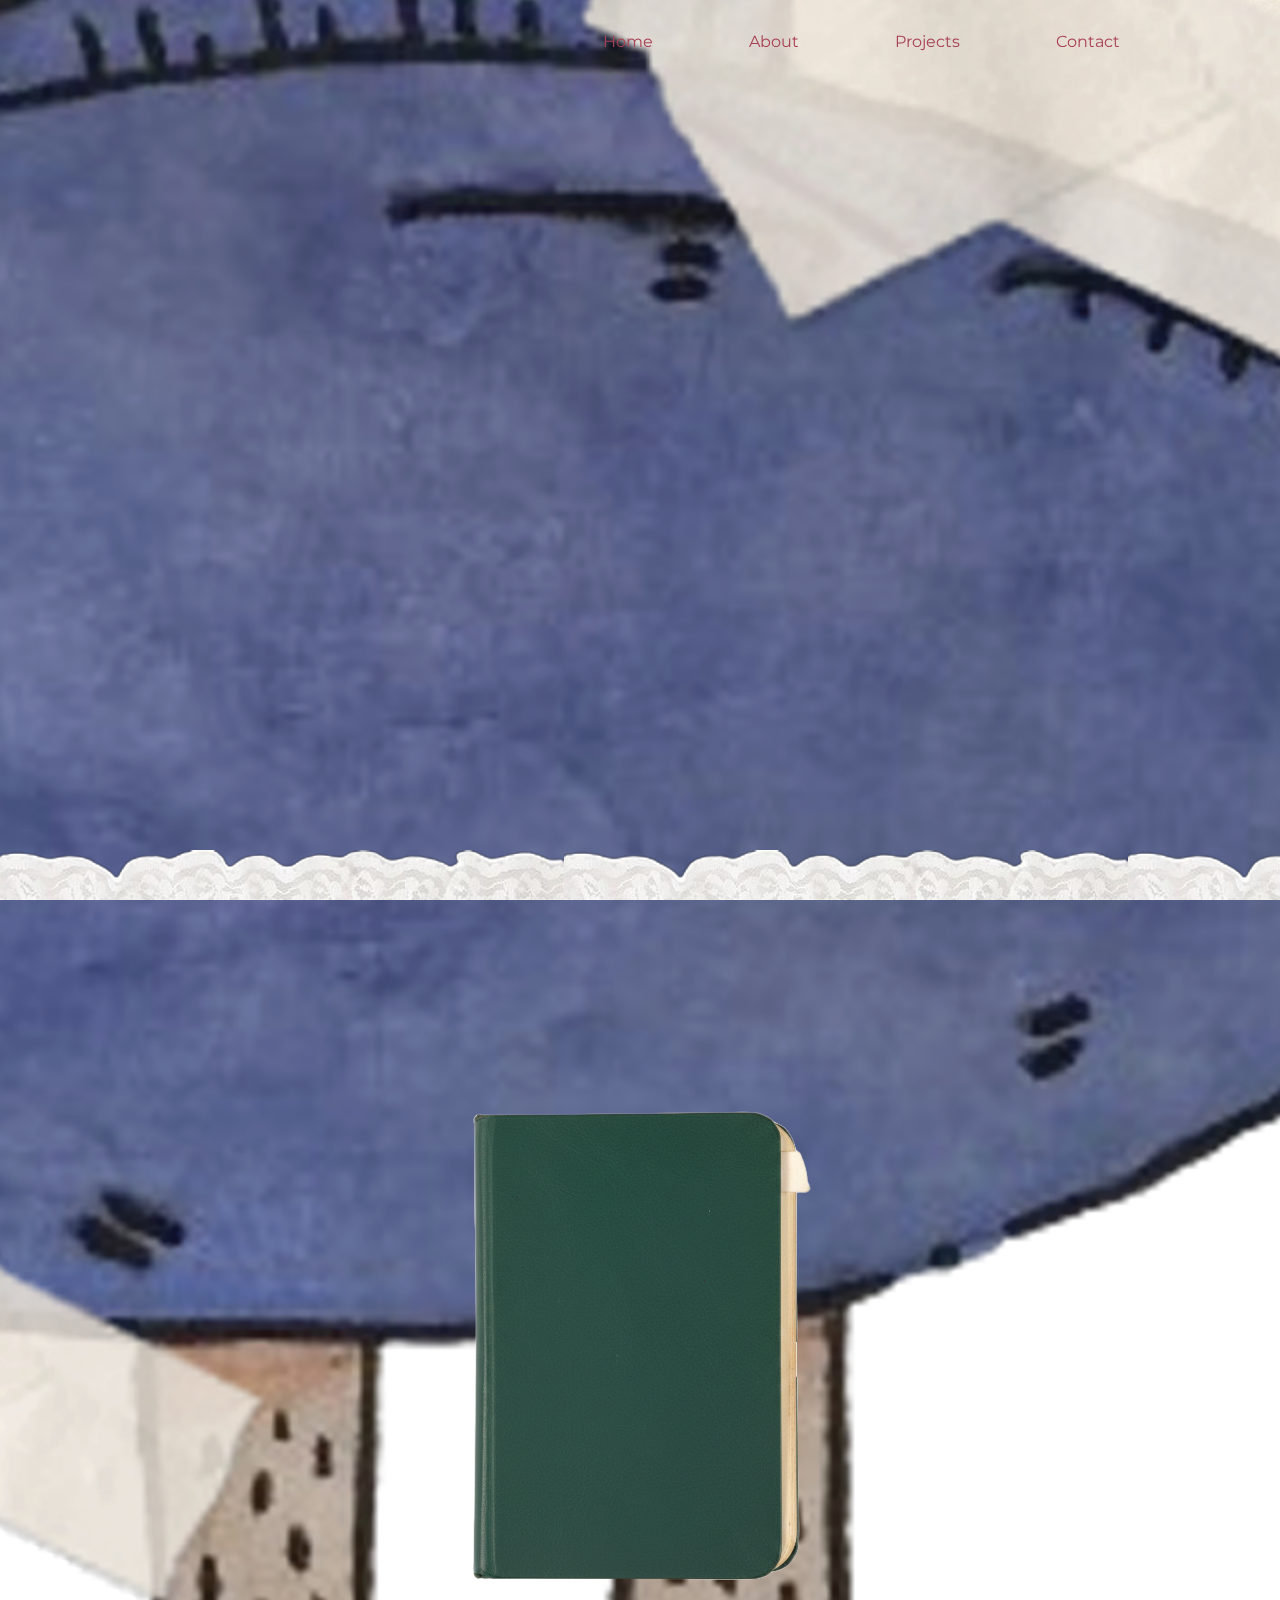
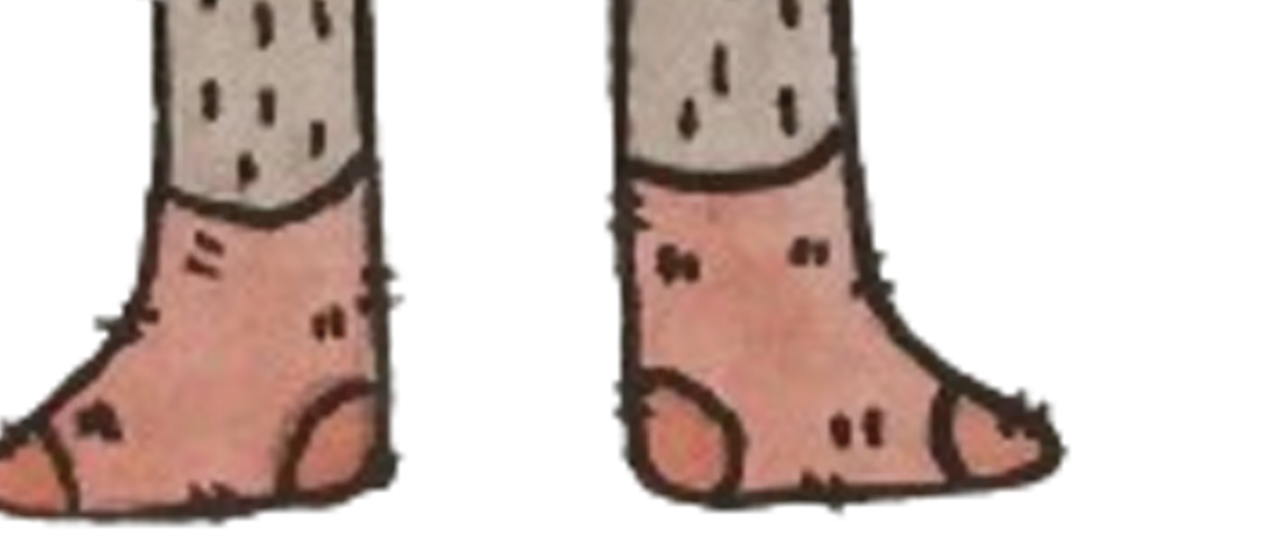
<file: index.html>
<!DOCTYPE html>
<html lang="en">
<head>
    <meta charset="UTF-8">
    <meta name="viewport" content="width=device-width, initial-scale=1.0">
    <title>Malu's Site | Portfolio</title>

    <link rel="stylesheet" href="style.css">
    <link rel="stylesheet" href="header.css">

</head>
<body>
    <header>
        <nav>
            <ul class="nav-links">
                <li><a href="#home">Home</a></li>
                <li><a href="#about">About</a></li>
                <li><a href="#projects">Projects</a></li>
                <li><a href="#contact">Contact</a></li>
            </ul>
        </nav>
    </header>
    
    <section class="home" id="home">
        <div class="home-container">
            <svg viewBox="0 0 500 150" class="curved-text">
                <path id="curve" d="M73.2,148.6c4-6.1,65.5-96.8,178.6-95.6c111.3,1.2,170.8,90.3,175.1,97" fill="transparent"/>
                <text width="500">
                    <textPath xlink:href="#curve" startOffset="50%" text-anchor="middle">
                        Malu's Site
                    </textPath>
                </text>
            </svg>
            <div class="logo">
                <a href="#about"><img src="img/about/logo-peixe.png" alt="logo-peixe" class="logo-peixe"></a>
            </div>
        </div>
    </section>

    <section class="about" id="about">
        <div class="livro">
            <img src="img/livro-fechado.png" alt="livro fechado" class="livro-fechado">

            <a href="bug.html" class="bug">
                <audio id="som-bug" src="outros/click-noise.wav" preload="auto"></audio>
                <img src="outros/bug.png" alt="Bug">
            </a>
        </div>
    </section>

    <!-- <section class="projects" id="projects">
        <div>
            Projects
        </div>
    </section>

    <section class="contact" id="contact">
        <div class="contact-container">
            <a href="mailto:seuemail@exemplo.com"><img src="img/img-email.png" alt="email" class="email"></a>
        </div>
    </section> -->

    <footer></footer>

    <script src="script.js"></script>
</body>
</html>
</file>
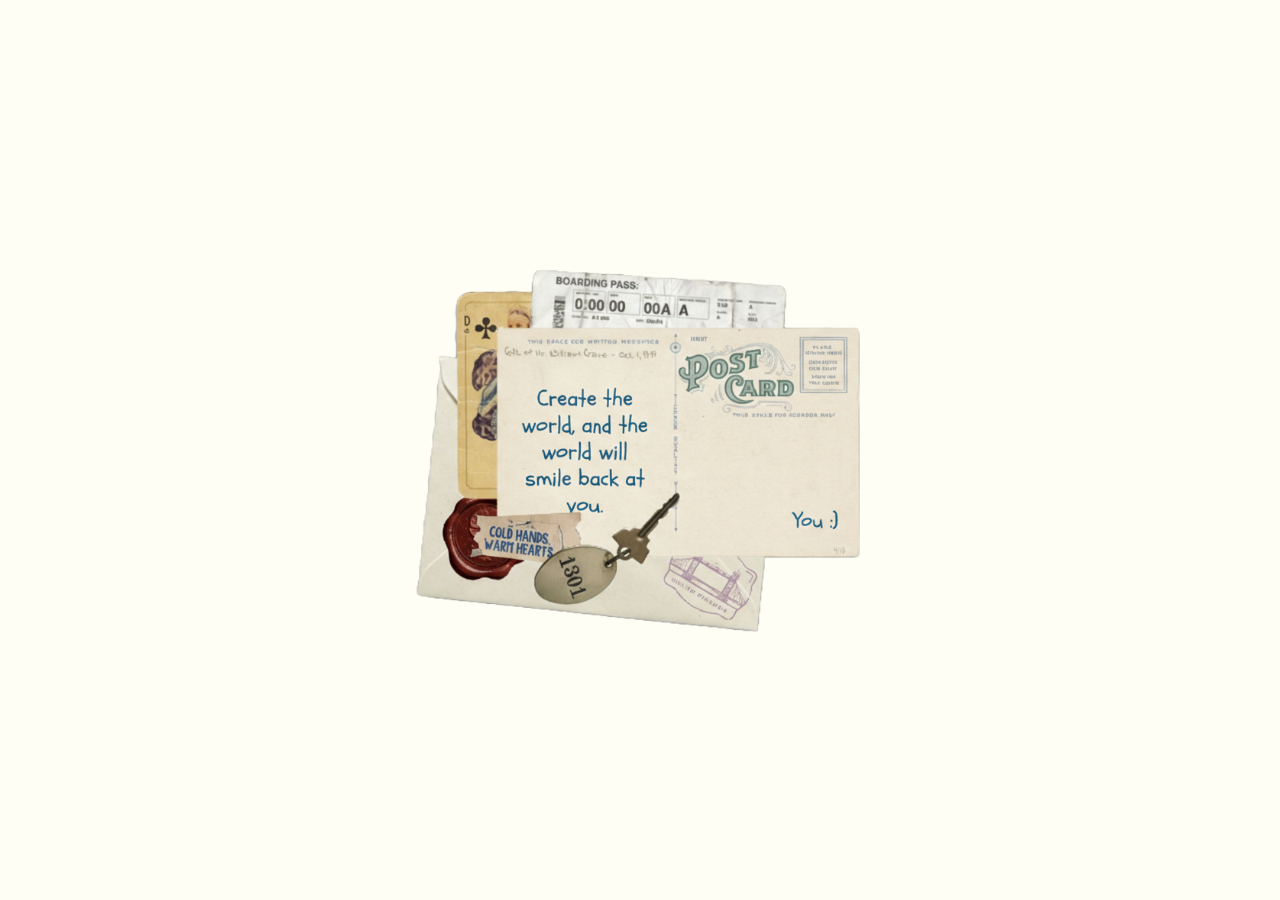
<file: carta-sobre.html>
<!DOCTYPE html>
<html lang="en">
<head>
    <meta charset="UTF-8">
    <meta name="viewport" content="width=device-width, initial-scale=1.0">
    <title>Site</title>

    <link rel="stylesheet" href="home.css">
</head>
<body>
    <div class="background-carta"></div>
    <a href="index.html"><div class="carta"></div></a>
</body>
</html>
</file>
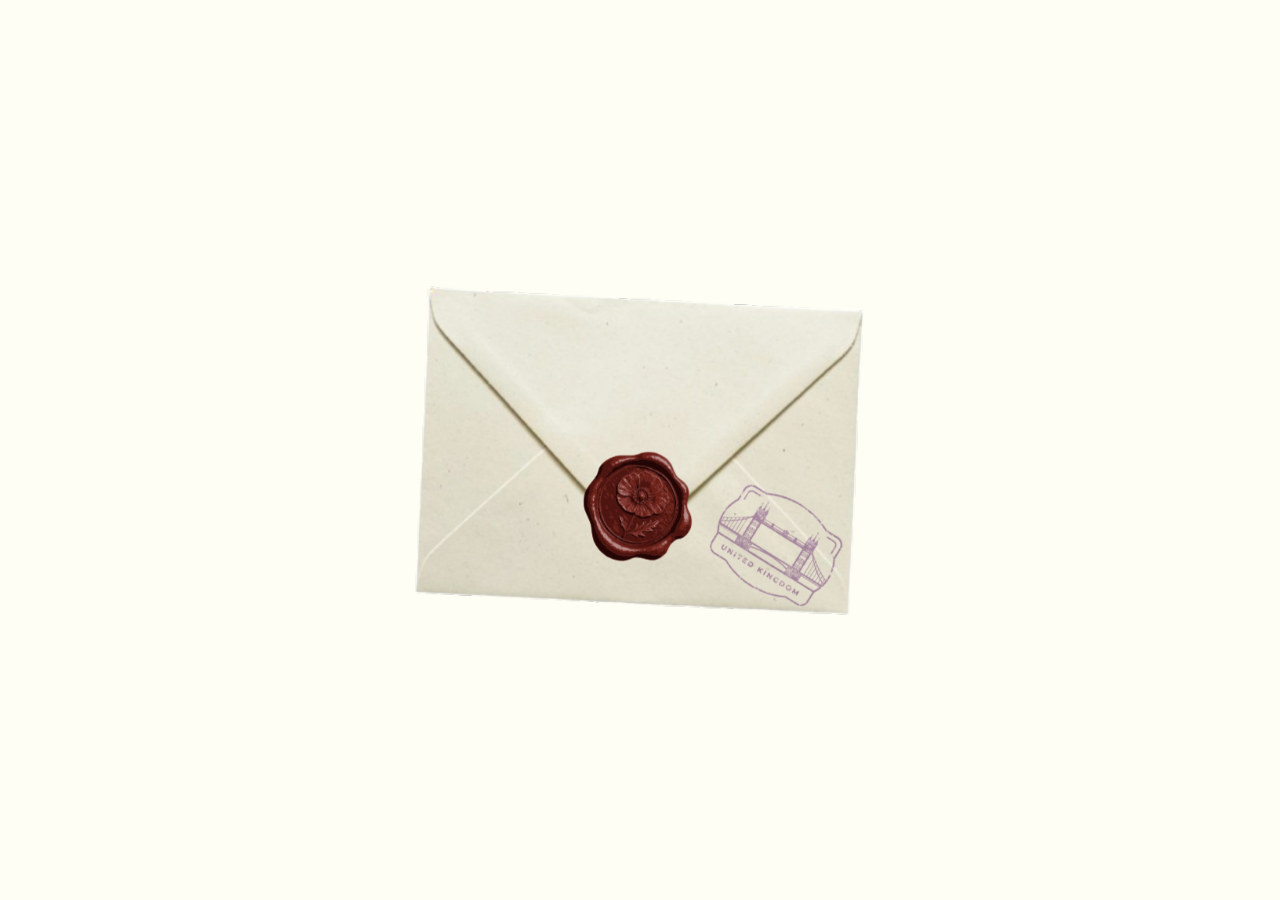
<file: Home.html>
<!DOCTYPE html>
<html lang="en">
<head>
    <meta charset="UTF-8">
    <meta name="viewport" content="width=device-width, initial-scale=1.0">
    <title>Site</title>

    <link rel="stylesheet" href="home.css">
    <link rel="shortcut icon" href="img/favicon.png" type="image/x-icon">
</head>
<body>
    <main>
        <a href="carta-sobre.html"><div class="elemento"></div></a>
    </main>
</body>
</html>
</file>
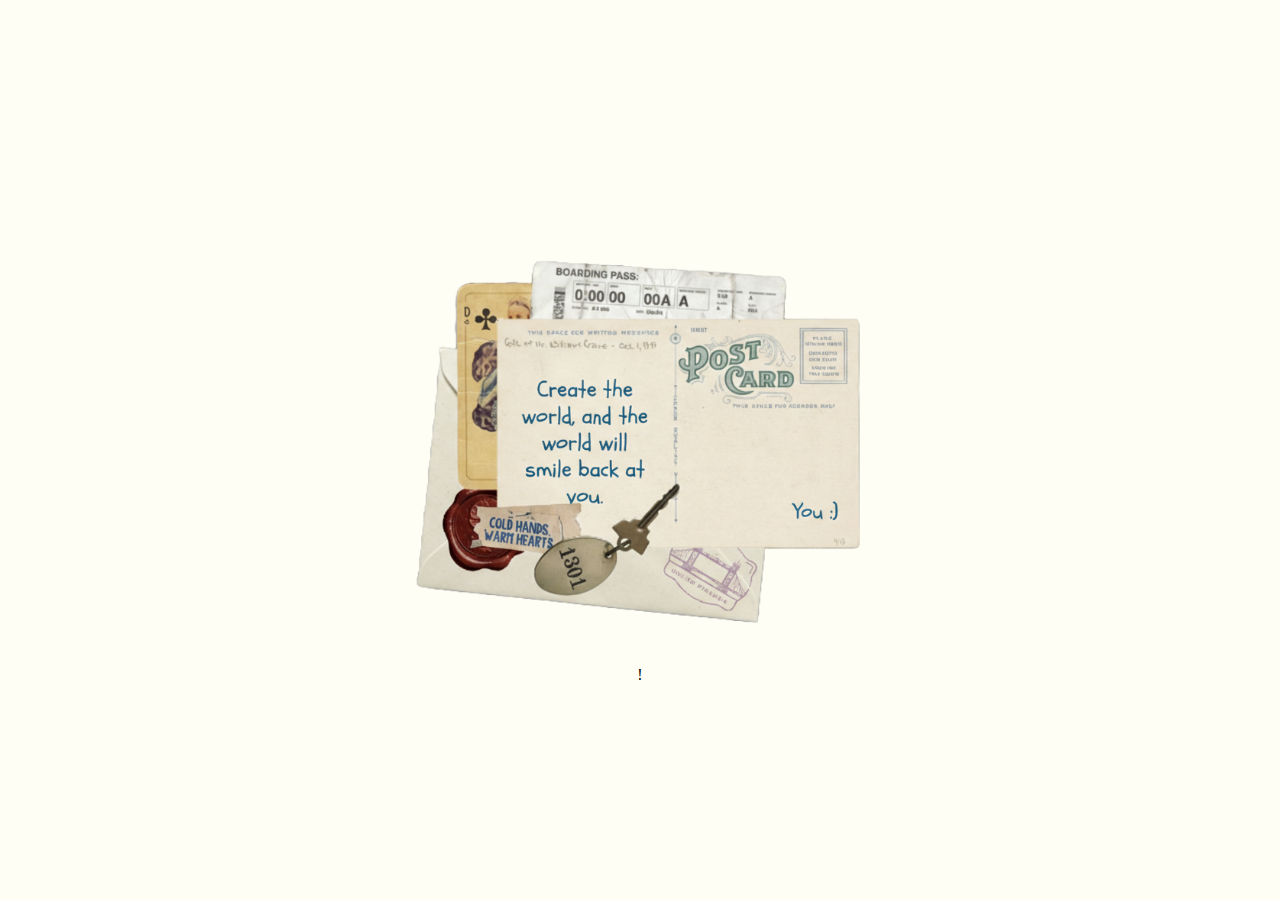
<file: letter.html>
<!DOCTYPE html>
<html lang="en">
<head>
    <meta charset="UTF-8">
    <meta name="viewport" content="width=device-width, initial-scale=1.0">
    <title>Malu's Site | Portfolio </title>

    <link rel="shortcut icon" href="img/favicon.png" type="image/x-icon">
    <link rel="stylesheet" href="home.css">
    
</head>
<body>
    <div class="background-carta"></div>
    <a href="home.html"><div class="carta"></div></a>
</body>
</html>

!
</file>
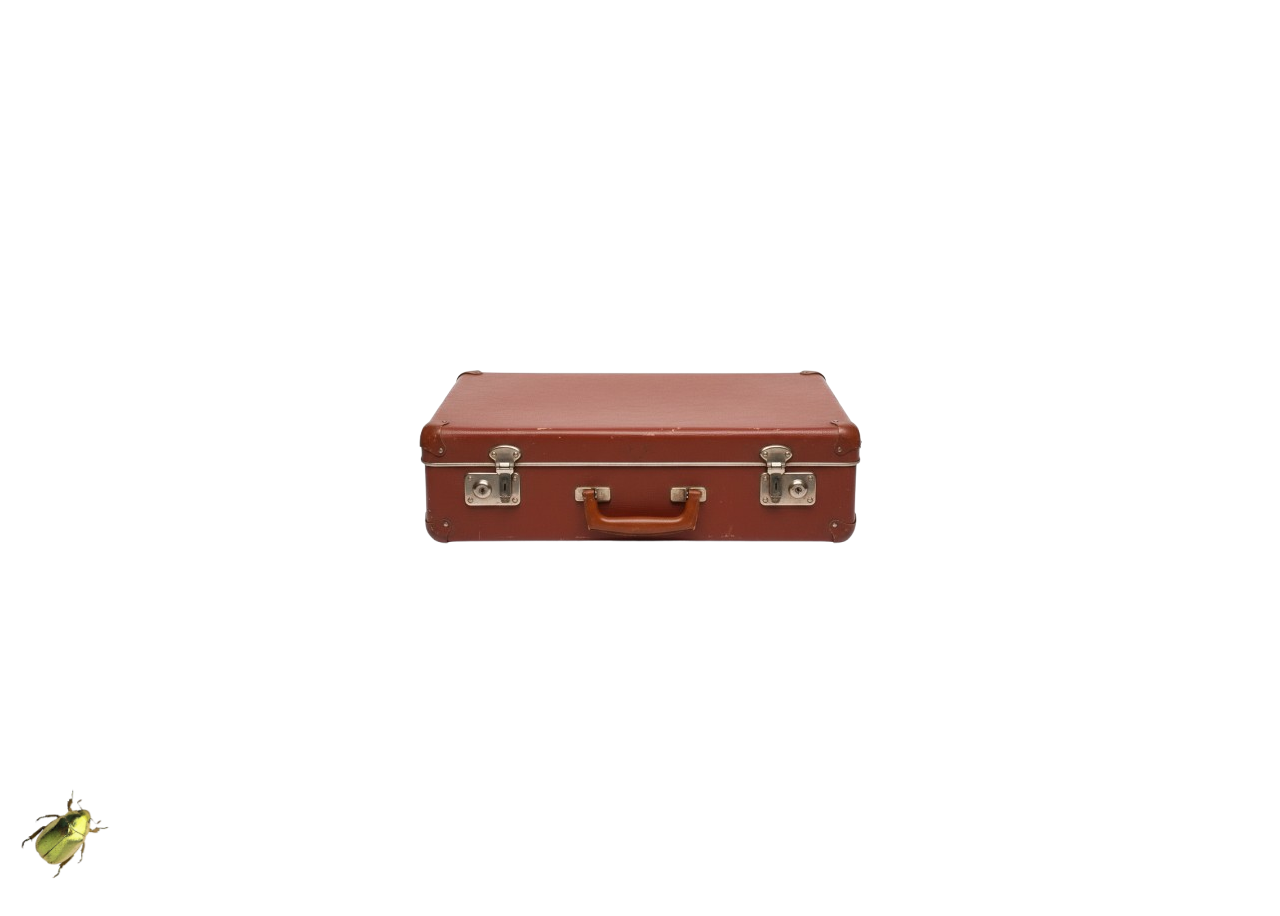
<file: bug-site/outros/bug.html>
<!DOCTYPE html>
<html lang="en">
<head>
    <meta charset="UTF-8">
    <meta name="viewport" content="width=device-width, initial-scale=1.0">
    <title>Bug</title>
    
    <link rel="shortcut icon" href="../../img/favicon.png" type="image/x-icon">
    <link rel="stylesheet" href="bug.css">
</head>
<body>
    <section>
        <div class="suitcase">
            <img src="../mala-fechada.png" alt="mala-fechada" class="suitcase-close">
        </div>
    </section>
    <div>
        <audio id="som-bug" src="../../bug-site/outros/click-noise.wav" preload="auto"></audio>
        <a href="../../index.html" class="bug">
            <img src="../outros/bug.png" alt="Bug" class="bug-return">
        </a>
    </div>
    <script src="../../script.js"></script>
</body>
</html>
</file>
<file: style.css>
@import url('https://fonts.googleapis.com/css2?family=Montserrat:ital,wght@0,100..900;1,100..900&display=swap');
@import url('https://fonts.googleapis.com/css2?family=Beth+Ellen&display=swap');

@import url('css/variables.css');

* {
    padding: 0;
    margin: 0;
    box-sizing: border-box;
    scroll-behavior: smooth;
}

:root {
    --Montserrat: "Montserrat", sans-serif;
    --Beth-Ellen: "Beth Ellen", cursive;

    --Text-Hom: #004e7b;
}

/* SECTIONS */
section{
    height: 100vh;
    display: flex;
    justify-content: center;
    align-items: center;
}

.home, .about {
    display: flex;
    justify-content: center;
    align-items: center;
    min-height: 100vh;
    text-align: center;
}

#home{
    background-image: url("img/background-home.png");
    background-repeat: no-repeat;
    background-size: cover;
    background-position: center;
}

.curved-text {
    font-family: var(--Beth-Ellen);
    font-size: clamp(2rem, 7vh, 3rem);
    margin-bottom: -10px;
}

.curved-text text {
    fill: var(--Text-Hom)
}

.curved-text-container {
    text-align: center;
    margin-bottom: 0;
    text-align: center;
    position: relative;
}

.curved-text path {
    fill: transparent;
}

.home-logo {
    margin-top: -18%; 
    position: relative;
    z-index: 2;

    .logo-peixe {
        width: clamp(400px, 4vh, 500px);
        transition: transform 0.3s ease;

        &:hover {
            cursor: pointer;
            transform: rotate(5deg)
        }
    }   
} 

#about{
    background-color: var(--color-blue-light);

    .livro-fechado {
        width: clamp(350px, 20vw, 800px);
        transition: all 0.3s;

        &:hover {
            cursor: pointer;
            filter: brightness(1.08);
            transform: rotate(5deg);
        }
    }
}

.livro.estagio-2 .bug {
    width: clamp(300px, 30vh, 500px);
    display: block;
    animation: fadeIn 0.5s;
}

@keyframes fadeIn {
    from { opacity: 0; }
    to { opacity: 1; }
}

.bug {
    display: none;
    position: absolute;
    top: 175%;
    left: 62%;
    transform: translate(-50%, -50%);
    z-index: 10;

    img {
        width: 28%;

        &:hover {
            cursor: pointer;
            transform: rotate(-5deg) scale(1.03);
            filter: brightness(1.3)        
        }
    }
}

#contact{
    background-color: var(--color-blue-light);
    background-image: url("img/container-back.png");
    background-repeat: no-repeat;   
    background-position: center;
    height: 40vh;

    i {
        font-size: 45px;
        display: inline-block; 
        width: auto; 
        color: var(--color-red);

        &:hover {
            transition: 0.3s;
            color: rgb(223, 173, 173);
        }        
    }

    .contact-container {
        display: flex;
        flex-direction: column;
        justify-content: center;
        align-items: center;;
    }

    .contact-links {
        display: flex;
        gap: 1.5rem;
    }

}

footer {
    position: fixed;
    left: 0;
    bottom: 0;
    width: 100%;
    height: 50px;
    background-image: url("img/divisoria.png");
    z-index: 1000;
}

.copy {
    margin-top: 0.5rem;  
    padding-bottom: 20px;
    border-top: 1px solid rgba(0, 0, 0, 0.1); 

    p {
        font-family: var(--Montserrat);
        font-size: 0.85rem;    
        color: #777;          
        text-align: center;
        letter-spacing: 1px;   
        margin: 0.5rem;        
    }
}

@media (min-width: 400px)  {
    .bug {
        top: 175%;
        left: 85%;
    }
}
</file>
<file: header.css>
@import url('https://fonts.googleapis.com/css2?family=Montserrat:ital,wght@0,100..900;1,100..900&display=swap');

* {
    padding: 0;
    margin: 0;
    box-sizing: border-box;
}

:root {
    --Montserrat: "Montserrat", sans-serif;
    --pink: #a94053;
}

header {
    font-family: var(--Montserrat);
    display: flex;
    flex-direction: column;
    justify-content: space-between;
    align-items: center;
    position: fixed;
    top: 0;
    right: 8rem;
    z-index: 1000;
    margin: 2rem;
}

header a {
    text-decoration: none;
    color: var(--pink);
}

ul {
    list-style-type: none;
    display: flex;
    align-items: center;
    gap: 6rem;
}

header a:hover {
    text-decoration: underline;
}

.nav-link.active {
    font-weight: bold;
}
</file>
<file: home.css>
@import url('css/variables.css');

* {
    padding: 0;
    margin: 0;
    box-sizing: border-box;
}

body {
    display: flex;
    flex-direction: column;
    justify-content: center;
    align-items: center;
    height: 100vh;
    background-color: var(--color-1);
}

.elemento {
    width: 50vh;
    height: 50vh;
    background-image: url("img/home/carta-fechada.png");
    background-size: contain;
    background-repeat: no-repeat;
    background-position: center;
}

.elemento:hover {
    cursor: pointer;
    background-image: url("img/home/carta-aberta.png");
    width: 60vh;
    height: 60vh;
}

.carta {
    width: 50vh;
    height: 50vh;
    background-image: url("img/home/cartas.png");
    background-size: contain;
    background-repeat: no-repeat;
    background-position: center;

    &:hover {
        cursor: pointer;
        transform: rotate(5deg);
    }
}
</file>
<file: bug-site/outros/bug.css>
section{
    height: 100vh;
    display: flex;
    justify-content: center;
    align-items: center;
}

.suitcase-close:hover {
    cursor: pointer;
    transform: rotate(5deg);
}

.bug-return {
    width: 7%;
    position: fixed;   
    bottom: 20px;      
    left: 20px;        
    z-index: 1000;     
}

.bug-return:hover {
    transform: scale(1.1) rotate(-5deg);
    filter: brightness(1.2);
    cursor: pointer;
}
</file>
